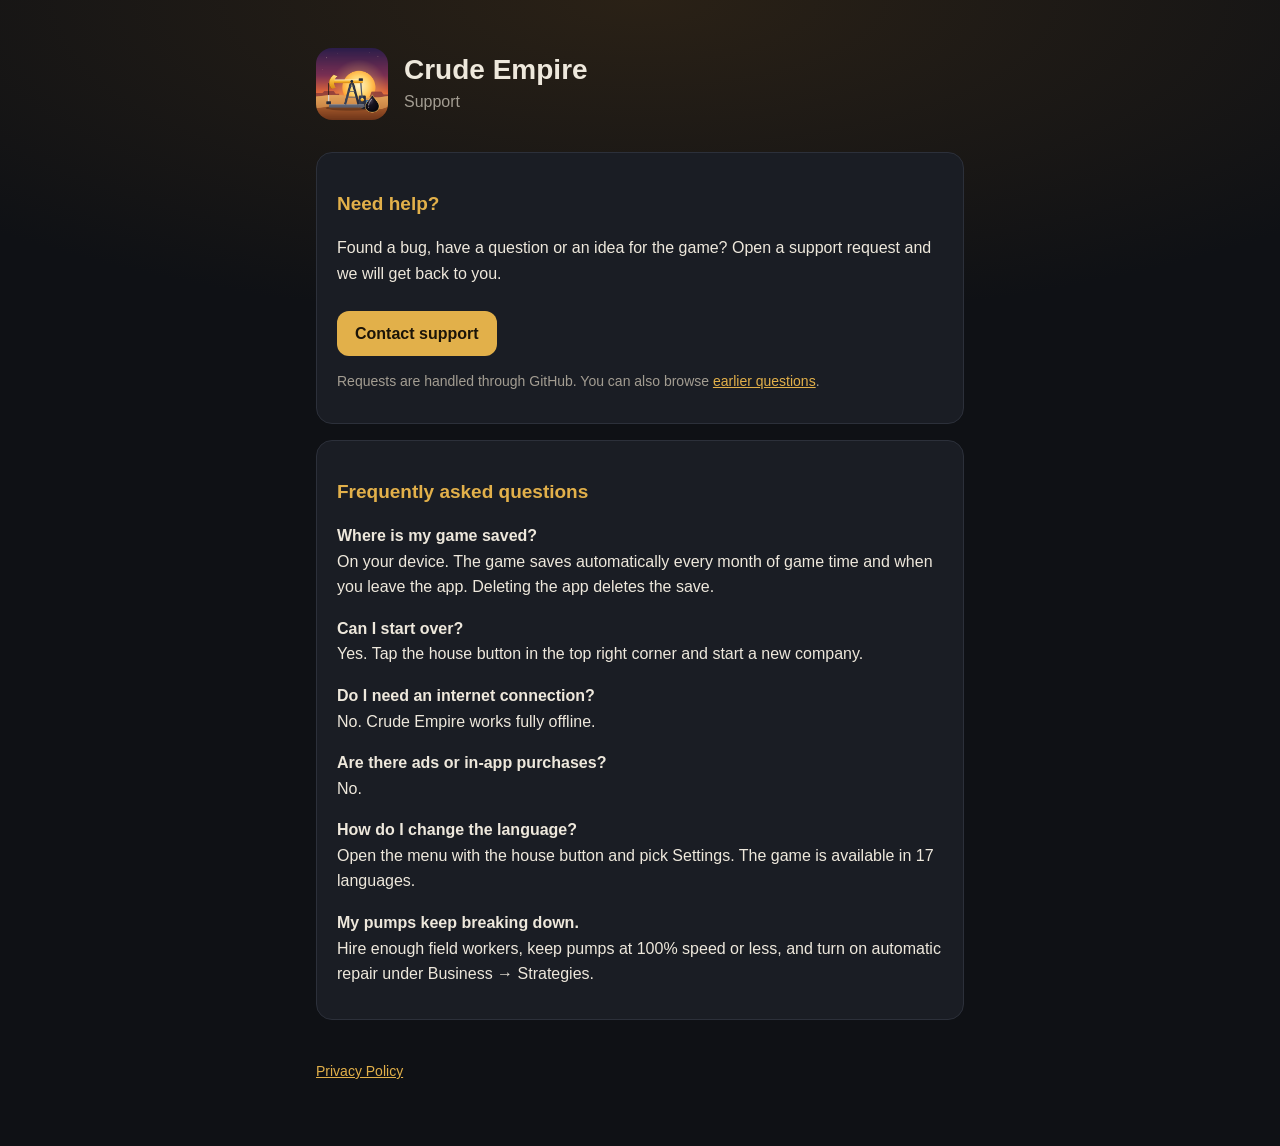
<file: index.html>
<!doctype html>
<html lang="en">
<head>
  <meta charset="utf-8" />
  <meta name="viewport" content="width=device-width, initial-scale=1" />
  <title>Crude Empire – Support</title>
  <meta name="description" content="Help and support for Crude Empire, the oil tycoon game for iPhone and iPad." />
  <link rel="icon" href="icon.png" />
  <link rel="stylesheet" href="style.css" />
</head>
<body>
  <main>
    <header>
      <img src="icon.png" alt="Crude Empire app icon" />
      <div>
        <h1>Crude Empire</h1>
        <p>Support</p>
      </div>
    </header>

    <section>
      <h2>Need help?</h2>
      <p>Found a bug, have a question or an idea for the game? Open a support request and we will get back to you.</p>
      <a class="button" href="https://github.com/magsov06-debug/crude-empire-support/issues/new">Contact support</a>
      <p style="color: var(--muted); font-size: 14px">Requests are handled through GitHub. You can also browse <a href="https://github.com/magsov06-debug/crude-empire-support/issues">earlier questions</a>.</p>
    </section>

    <section>
      <h2>Frequently asked questions</h2>
      <p><b>Where is my game saved?</b><br />On your device. The game saves automatically every month of game time and when you leave the app. Deleting the app deletes the save.</p>
      <p><b>Can I start over?</b><br />Yes. Tap the house button in the top right corner and start a new company.</p>
      <p><b>Do I need an internet connection?</b><br />No. Crude Empire works fully offline.</p>
      <p><b>Are there ads or in-app purchases?</b><br />No.</p>
      <p><b>How do I change the language?</b><br />Open the menu with the house button and pick Settings. The game is available in 17 languages.</p>
      <p><b>My pumps keep breaking down.</b><br />Hire enough field workers, keep pumps at 100% speed or less, and turn on automatic repair under Business → Strategies.</p>
    </section>

    <nav>
      <a href="privacy.html">Privacy Policy</a>
    </nav>
  </main>
</body>
</html>
</file>
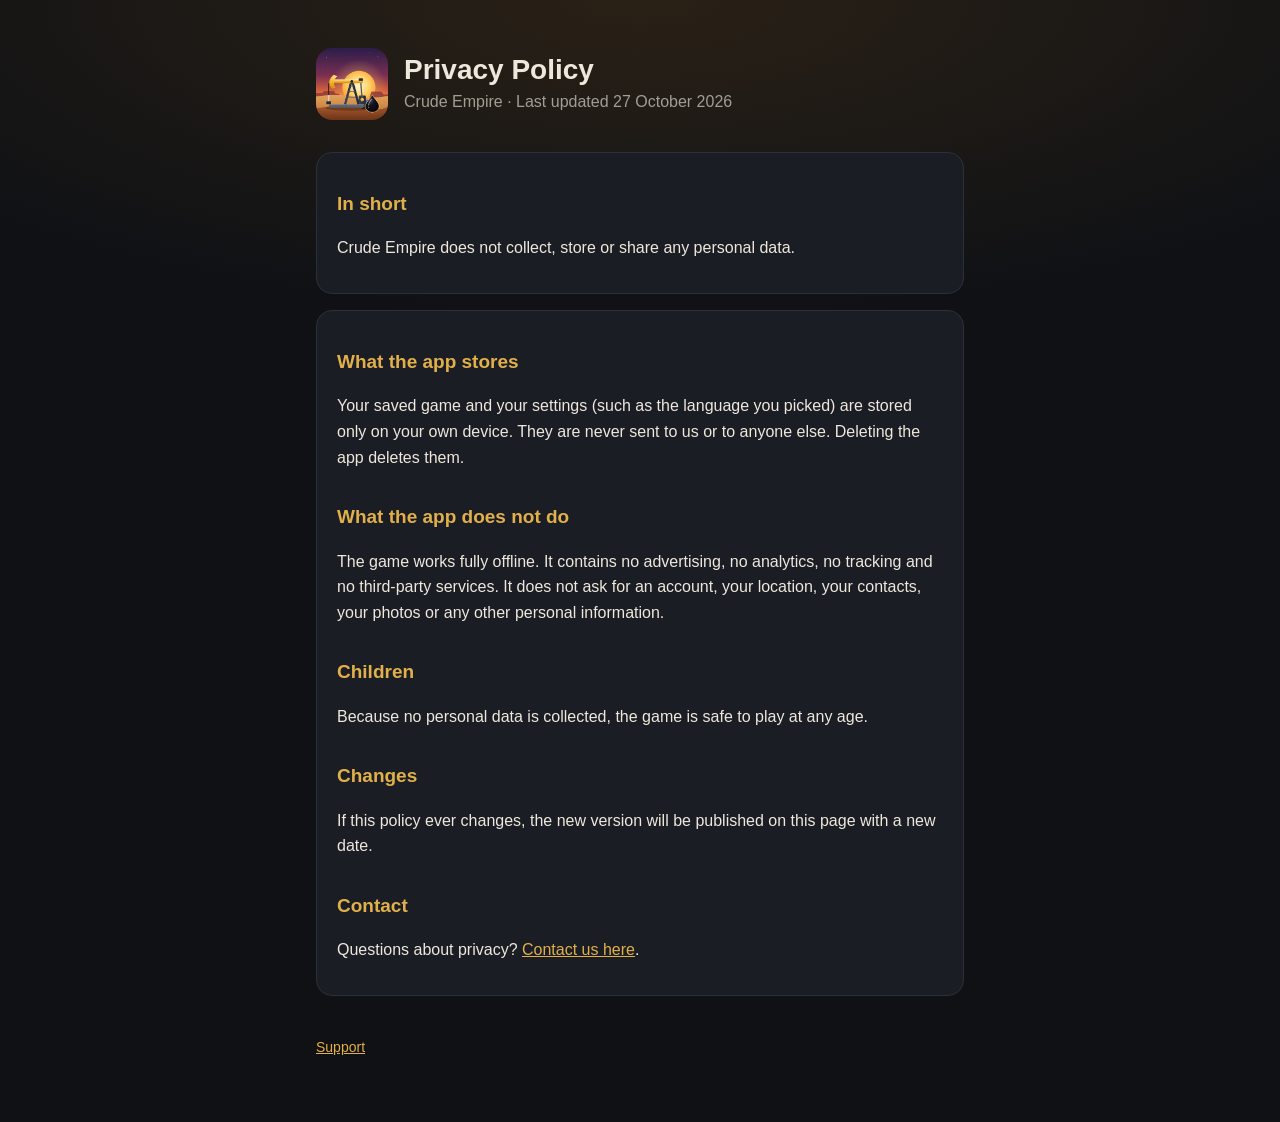
<file: privacy.html>
<!doctype html>
<html lang="en">
<head>
  <meta charset="utf-8" />
  <meta name="viewport" content="width=device-width, initial-scale=1" />
  <title>Crude Empire – Privacy Policy</title>
  <meta name="description" content="Privacy policy for Crude Empire. The game collects no personal data." />
  <link rel="icon" href="icon.png" />
  <link rel="stylesheet" href="style.css" />
</head>
<body>
  <main>
    <header>
      <img src="icon.png" alt="Crude Empire app icon" />
      <div>
        <h1>Privacy Policy</h1>
        <p>Crude Empire · Last updated 27 October 2026</p>
      </div>
    </header>

    <section>
      <h2>In short</h2>
      <p>Crude Empire does not collect, store or share any personal data.</p>
    </section>

    <section>
      <h2>What the app stores</h2>
      <p>Your saved game and your settings (such as the language you picked) are stored only on your own device. They are never sent to us or to anyone else. Deleting the app deletes them.</p>

      <h2>What the app does not do</h2>
      <p>The game works fully offline. It contains no advertising, no analytics, no tracking and no third-party services. It does not ask for an account, your location, your contacts, your photos or any other personal information.</p>

      <h2>Children</h2>
      <p>Because no personal data is collected, the game is safe to play at any age.</p>

      <h2>Changes</h2>
      <p>If this policy ever changes, the new version will be published on this page with a new date.</p>

      <h2>Contact</h2>
      <p>Questions about privacy? <a href="https://github.com/magsov06-debug/crude-empire-support/issues/new">Contact us here</a>.</p>
    </section>

    <nav>
      <a href="index.html">Support</a>
    </nav>
  </main>
</body>
</html>
</file>
<file: style.css>
:root {
  --bg: #0f1115;
  --panel: #1a1d24;
  --line: #2c303a;
  --text: #eee8dc;
  --muted: #a39d92;
  --gold: #e2b04a;
}
* {
  box-sizing: border-box;
}
body {
  margin: 0;
  background: radial-gradient(120% 60% at 50% 0%, #2a2116 0%, var(--bg) 60%) fixed, var(--bg);
  color: var(--text);
  font: 16px/1.6 -apple-system, BlinkMacSystemFont, 'Segoe UI', Roboto, Helvetica, Arial, sans-serif;
}
main {
  max-width: 680px;
  margin: 0 auto;
  padding: 48px 16px 64px;
}
header {
  display: flex;
  align-items: center;
  gap: 16px;
  margin-bottom: 32px;
}
header img {
  width: 72px;
  height: 72px;
  border-radius: 16px;
}
h1 {
  margin: 0;
  font-size: 28px;
  line-height: 1.2;
}
header p {
  margin: 2px 0 0;
  color: var(--muted);
}
h2 {
  margin: 32px 0 8px;
  font-size: 19px;
  color: var(--gold);
}
section {
  background: var(--panel);
  border: 1px solid var(--line);
  border-radius: 16px;
  padding: 4px 20px 16px;
  margin-bottom: 16px;
}
a {
  color: var(--gold);
}
.button {
  display: inline-block;
  margin-top: 8px;
  padding: 10px 18px;
  border-radius: 12px;
  background: var(--gold);
  color: #1b1408;
  font-weight: 700;
  text-decoration: none;
}
nav {
  margin-top: 40px;
  color: var(--muted);
  font-size: 14px;
}
nav a {
  margin-right: 16px;
}
</file>
